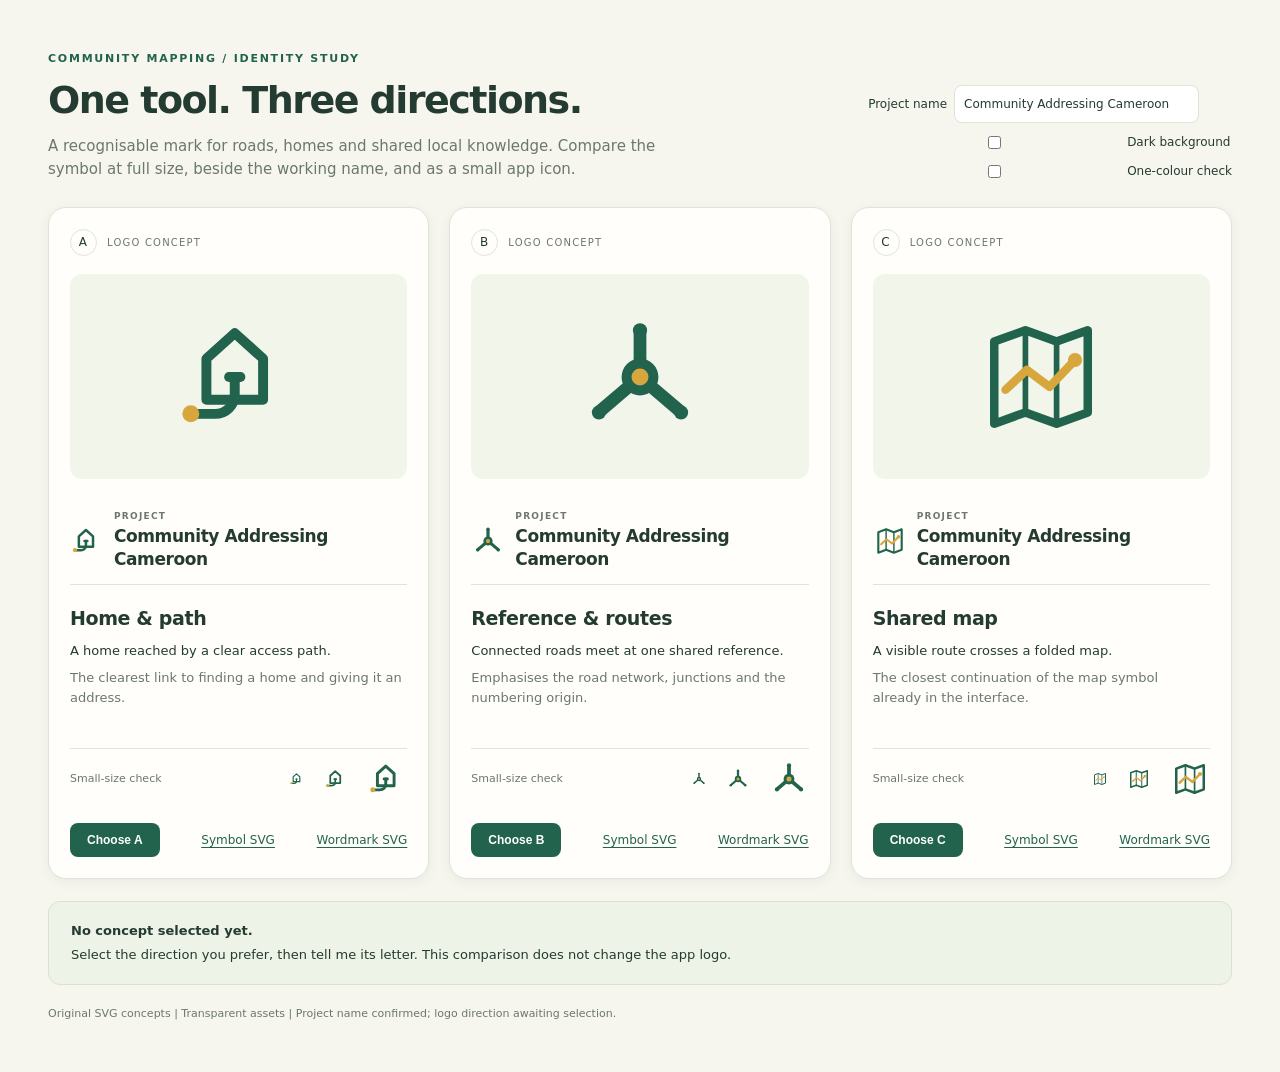
<file: docs/design/logo-options/index.html>
<!doctype html><html lang="en"><head><meta charset="utf-8"><meta name="viewport" content="width=device-width,initial-scale=1"><title>Community Addressing Cameroon ? Logo concepts</title><style>
:root{--ink:#233b31;--muted:#6b786c;--green:#21634d;--line:#dde4d8}*{box-sizing:border-box}body{margin:0;background:#f6f6ef;color:var(--ink);font:15px/1.55 'Segoe UI',system-ui,sans-serif}main{max-width:1440px;margin:auto;padding:50px 48px}.eyebrow{font-size:11px;letter-spacing:.16em;text-transform:uppercase;color:var(--green);font-weight:700}header{display:flex;justify-content:space-between;gap:35px;align-items:end;margin-bottom:26px}h1{font-size:38px;line-height:1.15;letter-spacing:-.04em;margin:12px 0}header p{max-width:620px;color:var(--muted);margin:0}.tools{display:flex;flex-direction:column;gap:10px;min-width:225px;font-size:12px}.tools label{display:flex;gap:7px;align-items:center}input[type=text]{border:1px solid var(--line);border-radius:8px;padding:9px;background:white;font:inherit;color:var(--ink)}.grid{display:grid;grid-template-columns:repeat(3,minmax(0,1fr));gap:20px}.option{background:#fffefa;border:1px solid var(--line);border-radius:18px;overflow:hidden;padding:21px;box-shadow:0 3px 12px #203e2710}.option.selected{border:2px solid var(--green);padding:20px}.card-top{display:flex;align-items:center;gap:10px;font-size:10px;letter-spacing:.12em;color:var(--muted)}.number{display:grid;place-items:center;width:27px;height:27px;border:1px solid var(--line);border-radius:50%;font-size:12px;color:var(--ink)}.preview{height:205px;display:grid;place-items:center;margin:18px 0;border-radius:12px;background:#f2f5ea}.preview svg{width:136px;height:136px}.dark .preview{background:#203c30}.dark .preview svg{color:#fffefa!important}.mono svg [data-accent]{fill:currentColor;stroke:currentColor}.lockup{display:flex;align-items:center;gap:10px;padding:13px 0;border-bottom:1px solid var(--line)}.mini{width:34px;height:34px;display:block}.mini svg{width:100%;height:100%}.lockup strong{font-size:17px;letter-spacing:-.025em;line-height:1.35;min-width:0}.project-label{display:block;text-transform:uppercase;font-size:9px;letter-spacing:.14em;color:var(--muted);margin-bottom:3px}.product-name{display:block}.mini{flex:none}.tools{min-width:300px}.tools input{min-width:0;width:245px}h2{font-size:19px;letter-spacing:-.02em;margin:19px 0 7px}.option p{font-size:13px;margin:7px 0}.muted{color:var(--muted);min-height:62px}.sizes{display:flex;align-items:center;gap:19px;min-height:61px;border-top:1px solid var(--line);margin-top:18px}.sizes>span:first-child{font-size:11px;color:var(--muted);margin-right:auto}.sizes svg{display:block;width:100%;height:100%}.card-actions{display:flex;align-items:center;justify-content:space-between;gap:12px;margin-top:14px}button{border:0;border-radius:8px;background:var(--green);color:#fff;padding:10px 17px;cursor:pointer;font:600 12px 'Segoe UI',sans-serif}a{color:var(--green);font-size:12px;text-underline-offset:3px}button:focus-visible,a:focus-visible,input:focus-visible{outline:3px solid #d7a63c;outline-offset:4px}.decision{padding:19px 22px;margin-top:22px;border:1px solid #d9e2ce;border-radius:12px;background:#edf3e6;font-size:13px}.decision strong{display:block;margin-bottom:4px}footer{font-size:11px;color:var(--muted);margin-top:20px}@media(max-width:950px){main{padding:28px 20px}.grid{grid-template-columns:1fr}header{display:block}.tools{margin-top:18px}.preview{height:180px}.muted{min-height:0}h1{font-size:31px}}
</style></head><body><main><header><div><div class="eyebrow">Community mapping / identity study</div><h1>One tool. Three directions.</h1><p>A recognisable mark for roads, homes and shared local knowledge. Compare the symbol at full size, beside the working name, and as a small app icon.</p></div><div class="tools"><label>Project name <input type="text" id="working-name" value="Community Addressing Cameroon" maxlength="45"></label><label><input type="checkbox" id="dark"> Dark background</label><label><input type="checkbox" id="mono"> One-colour check</label></div></header><section class="grid"><article class="option" data-option="A"><div class="card-top"><span class="number">A</span><span>LOGO CONCEPT</span></div><div class="preview"><svg xmlns="http://www.w3.org/2000/svg" viewBox="0 0 96 96" role="img" aria-label="Home &amp; path" style="color:#21634d"><title>Home &amp; path</title><path d="M25 35 45 17l20 18v29H25V35Z" fill="none" stroke="currentColor" stroke-width="7" stroke-linejoin="round"/><path d="M14 74h17c8 0 14-6 14-14V48" fill="none" stroke="currentColor" stroke-width="7" stroke-linecap="round"/><circle cx="14" cy="74" r="6" fill="#d7a63c" data-accent="true"/><path d="M41 48h8" stroke="currentColor" stroke-width="7" stroke-linecap="round"/></svg></div><div class="lockup"><span class="mini"><svg xmlns="http://www.w3.org/2000/svg" viewBox="0 0 96 96" role="img" aria-label="Home &amp; path" style="color:#21634d"><title>Home &amp; path</title><path d="M25 35 45 17l20 18v29H25V35Z" fill="none" stroke="currentColor" stroke-width="7" stroke-linejoin="round"/><path d="M14 74h17c8 0 14-6 14-14V48" fill="none" stroke="currentColor" stroke-width="7" stroke-linecap="round"/><circle cx="14" cy="74" r="6" fill="#d7a63c" data-accent="true"/><path d="M41 48h8" stroke="currentColor" stroke-width="7" stroke-linecap="round"/></svg></span><strong><span class="project-label">Project</span><span class="product-name">Community Addressing Cameroon</span></strong></div><h2>Home &amp; path</h2><p>A home reached by a clear access path.</p><p class="muted">The clearest link to finding a home and giving it an address.</p><div class="sizes"><span>Small-size check</span><span style="width:16px;height:16px"><svg xmlns="http://www.w3.org/2000/svg" viewBox="0 0 96 96" role="img" aria-label="Home &amp; path" style="color:#21634d"><title>Home &amp; path</title><path d="M25 35 45 17l20 18v29H25V35Z" fill="none" stroke="currentColor" stroke-width="7" stroke-linejoin="round"/><path d="M14 74h17c8 0 14-6 14-14V48" fill="none" stroke="currentColor" stroke-width="7" stroke-linecap="round"/><circle cx="14" cy="74" r="6" fill="#d7a63c" data-accent="true"/><path d="M41 48h8" stroke="currentColor" stroke-width="7" stroke-linecap="round"/></svg></span><span style="width:24px;height:24px"><svg xmlns="http://www.w3.org/2000/svg" viewBox="0 0 96 96" role="img" aria-label="Home &amp; path" style="color:#21634d"><title>Home &amp; path</title><path d="M25 35 45 17l20 18v29H25V35Z" fill="none" stroke="currentColor" stroke-width="7" stroke-linejoin="round"/><path d="M14 74h17c8 0 14-6 14-14V48" fill="none" stroke="currentColor" stroke-width="7" stroke-linecap="round"/><circle cx="14" cy="74" r="6" fill="#d7a63c" data-accent="true"/><path d="M41 48h8" stroke="currentColor" stroke-width="7" stroke-linecap="round"/></svg></span><span style="width:40px;height:40px"><svg xmlns="http://www.w3.org/2000/svg" viewBox="0 0 96 96" role="img" aria-label="Home &amp; path" style="color:#21634d"><title>Home &amp; path</title><path d="M25 35 45 17l20 18v29H25V35Z" fill="none" stroke="currentColor" stroke-width="7" stroke-linejoin="round"/><path d="M14 74h17c8 0 14-6 14-14V48" fill="none" stroke="currentColor" stroke-width="7" stroke-linecap="round"/><circle cx="14" cy="74" r="6" fill="#d7a63c" data-accent="true"/><path d="M41 48h8" stroke="currentColor" stroke-width="7" stroke-linecap="round"/></svg></span></div><div class="card-actions"><button data-choose="A">Choose A</button><a href="a-home-path.svg" download>Symbol SVG</a> <a href="a-home-path-lockup.svg" download>Wordmark SVG</a></div></article><article class="option" data-option="B"><div class="card-top"><span class="number">B</span><span>LOGO CONCEPT</span></div><div class="preview"><svg xmlns="http://www.w3.org/2000/svg" viewBox="0 0 96 96" role="img" aria-label="Reference &amp; routes" style="color:#21634d"><title>Reference &amp; routes</title><path d="M48 48V17M48 48 21 71M48 48l27 23" fill="none" stroke="currentColor" stroke-width="9" stroke-linecap="round"/><circle cx="48" cy="48" r="13" fill="currentColor"/><circle cx="48" cy="48" r="6" fill="#d7a63c" data-accent="true"/><circle cx="48" cy="15" r="5" fill="currentColor"/><circle cx="19" cy="73" r="5" fill="currentColor"/><circle cx="77" cy="73" r="5" fill="currentColor"/></svg></div><div class="lockup"><span class="mini"><svg xmlns="http://www.w3.org/2000/svg" viewBox="0 0 96 96" role="img" aria-label="Reference &amp; routes" style="color:#21634d"><title>Reference &amp; routes</title><path d="M48 48V17M48 48 21 71M48 48l27 23" fill="none" stroke="currentColor" stroke-width="9" stroke-linecap="round"/><circle cx="48" cy="48" r="13" fill="currentColor"/><circle cx="48" cy="48" r="6" fill="#d7a63c" data-accent="true"/><circle cx="48" cy="15" r="5" fill="currentColor"/><circle cx="19" cy="73" r="5" fill="currentColor"/><circle cx="77" cy="73" r="5" fill="currentColor"/></svg></span><strong><span class="project-label">Project</span><span class="product-name">Community Addressing Cameroon</span></strong></div><h2>Reference &amp; routes</h2><p>Connected roads meet at one shared reference.</p><p class="muted">Emphasises the road network, junctions and the numbering origin.</p><div class="sizes"><span>Small-size check</span><span style="width:16px;height:16px"><svg xmlns="http://www.w3.org/2000/svg" viewBox="0 0 96 96" role="img" aria-label="Reference &amp; routes" style="color:#21634d"><title>Reference &amp; routes</title><path d="M48 48V17M48 48 21 71M48 48l27 23" fill="none" stroke="currentColor" stroke-width="9" stroke-linecap="round"/><circle cx="48" cy="48" r="13" fill="currentColor"/><circle cx="48" cy="48" r="6" fill="#d7a63c" data-accent="true"/><circle cx="48" cy="15" r="5" fill="currentColor"/><circle cx="19" cy="73" r="5" fill="currentColor"/><circle cx="77" cy="73" r="5" fill="currentColor"/></svg></span><span style="width:24px;height:24px"><svg xmlns="http://www.w3.org/2000/svg" viewBox="0 0 96 96" role="img" aria-label="Reference &amp; routes" style="color:#21634d"><title>Reference &amp; routes</title><path d="M48 48V17M48 48 21 71M48 48l27 23" fill="none" stroke="currentColor" stroke-width="9" stroke-linecap="round"/><circle cx="48" cy="48" r="13" fill="currentColor"/><circle cx="48" cy="48" r="6" fill="#d7a63c" data-accent="true"/><circle cx="48" cy="15" r="5" fill="currentColor"/><circle cx="19" cy="73" r="5" fill="currentColor"/><circle cx="77" cy="73" r="5" fill="currentColor"/></svg></span><span style="width:40px;height:40px"><svg xmlns="http://www.w3.org/2000/svg" viewBox="0 0 96 96" role="img" aria-label="Reference &amp; routes" style="color:#21634d"><title>Reference &amp; routes</title><path d="M48 48V17M48 48 21 71M48 48l27 23" fill="none" stroke="currentColor" stroke-width="9" stroke-linecap="round"/><circle cx="48" cy="48" r="13" fill="currentColor"/><circle cx="48" cy="48" r="6" fill="#d7a63c" data-accent="true"/><circle cx="48" cy="15" r="5" fill="currentColor"/><circle cx="19" cy="73" r="5" fill="currentColor"/><circle cx="77" cy="73" r="5" fill="currentColor"/></svg></span></div><div class="card-actions"><button data-choose="B">Choose B</button><a href="b-reference-junction.svg" download>Symbol SVG</a> <a href="b-reference-junction-lockup.svg" download>Wordmark SVG</a></div></article><article class="option" data-option="C"><div class="card-top"><span class="number">C</span><span>LOGO CONCEPT</span></div><div class="preview"><svg xmlns="http://www.w3.org/2000/svg" viewBox="0 0 96 96" role="img" aria-label="Shared map" style="color:#21634d"><title>Shared map</title><path d="m15 23 22-8 22 8 22-8v58l-22 8-22-8-22 8V23Z" fill="none" stroke="currentColor" stroke-width="6" stroke-linejoin="round"/><path d="M37 15v58M59 23v58" fill="none" stroke="currentColor" stroke-width="4"/><path d="m23 57 15-14 16 12 18-19" fill="none" stroke="#d7a63c" data-accent="true" stroke-width="6" stroke-linejoin="round" stroke-linecap="round"/><circle cx="72" cy="36" r="5" fill="#d7a63c" data-accent="true"/></svg></div><div class="lockup"><span class="mini"><svg xmlns="http://www.w3.org/2000/svg" viewBox="0 0 96 96" role="img" aria-label="Shared map" style="color:#21634d"><title>Shared map</title><path d="m15 23 22-8 22 8 22-8v58l-22 8-22-8-22 8V23Z" fill="none" stroke="currentColor" stroke-width="6" stroke-linejoin="round"/><path d="M37 15v58M59 23v58" fill="none" stroke="currentColor" stroke-width="4"/><path d="m23 57 15-14 16 12 18-19" fill="none" stroke="#d7a63c" data-accent="true" stroke-width="6" stroke-linejoin="round" stroke-linecap="round"/><circle cx="72" cy="36" r="5" fill="#d7a63c" data-accent="true"/></svg></span><strong><span class="project-label">Project</span><span class="product-name">Community Addressing Cameroon</span></strong></div><h2>Shared map</h2><p>A visible route crosses a folded map.</p><p class="muted">The closest continuation of the map symbol already in the interface.</p><div class="sizes"><span>Small-size check</span><span style="width:16px;height:16px"><svg xmlns="http://www.w3.org/2000/svg" viewBox="0 0 96 96" role="img" aria-label="Shared map" style="color:#21634d"><title>Shared map</title><path d="m15 23 22-8 22 8 22-8v58l-22 8-22-8-22 8V23Z" fill="none" stroke="currentColor" stroke-width="6" stroke-linejoin="round"/><path d="M37 15v58M59 23v58" fill="none" stroke="currentColor" stroke-width="4"/><path d="m23 57 15-14 16 12 18-19" fill="none" stroke="#d7a63c" data-accent="true" stroke-width="6" stroke-linejoin="round" stroke-linecap="round"/><circle cx="72" cy="36" r="5" fill="#d7a63c" data-accent="true"/></svg></span><span style="width:24px;height:24px"><svg xmlns="http://www.w3.org/2000/svg" viewBox="0 0 96 96" role="img" aria-label="Shared map" style="color:#21634d"><title>Shared map</title><path d="m15 23 22-8 22 8 22-8v58l-22 8-22-8-22 8V23Z" fill="none" stroke="currentColor" stroke-width="6" stroke-linejoin="round"/><path d="M37 15v58M59 23v58" fill="none" stroke="currentColor" stroke-width="4"/><path d="m23 57 15-14 16 12 18-19" fill="none" stroke="#d7a63c" data-accent="true" stroke-width="6" stroke-linejoin="round" stroke-linecap="round"/><circle cx="72" cy="36" r="5" fill="#d7a63c" data-accent="true"/></svg></span><span style="width:40px;height:40px"><svg xmlns="http://www.w3.org/2000/svg" viewBox="0 0 96 96" role="img" aria-label="Shared map" style="color:#21634d"><title>Shared map</title><path d="m15 23 22-8 22 8 22-8v58l-22 8-22-8-22 8V23Z" fill="none" stroke="currentColor" stroke-width="6" stroke-linejoin="round"/><path d="M37 15v58M59 23v58" fill="none" stroke="currentColor" stroke-width="4"/><path d="m23 57 15-14 16 12 18-19" fill="none" stroke="#d7a63c" data-accent="true" stroke-width="6" stroke-linejoin="round" stroke-linecap="round"/><circle cx="72" cy="36" r="5" fill="#d7a63c" data-accent="true"/></svg></span></div><div class="card-actions"><button data-choose="C">Choose C</button><a href="c-shared-map.svg" download>Symbol SVG</a> <a href="c-shared-map-lockup.svg" download>Wordmark SVG</a></div></article></section><div class="decision" aria-live="polite"><strong id="selection">No concept selected yet.</strong><span>Select the direction you prefer, then tell me its letter. This comparison does not change the app logo.</span></div><footer>Original SVG concepts | Transparent assets | Project name confirmed; logo direction awaiting selection.</footer></main><script>
const name=document.getElementById('working-name');name.addEventListener('input',()=>document.querySelectorAll('.product-name').forEach(n=>n.textContent=name.value||'Community Addressing Cameroon'));
for(const id of ['dark','mono'])document.getElementById(id).addEventListener('change',e=>document.body.classList.toggle(id,e.target.checked));
document.querySelectorAll('[data-choose]').forEach(b=>b.addEventListener('click',()=>{document.querySelectorAll('.option').forEach(c=>c.classList.toggle('selected',c.dataset.option===b.dataset.choose));document.getElementById('selection').textContent='Selected direction: '+b.dataset.choose;}));
</script></body></html>
</file>
